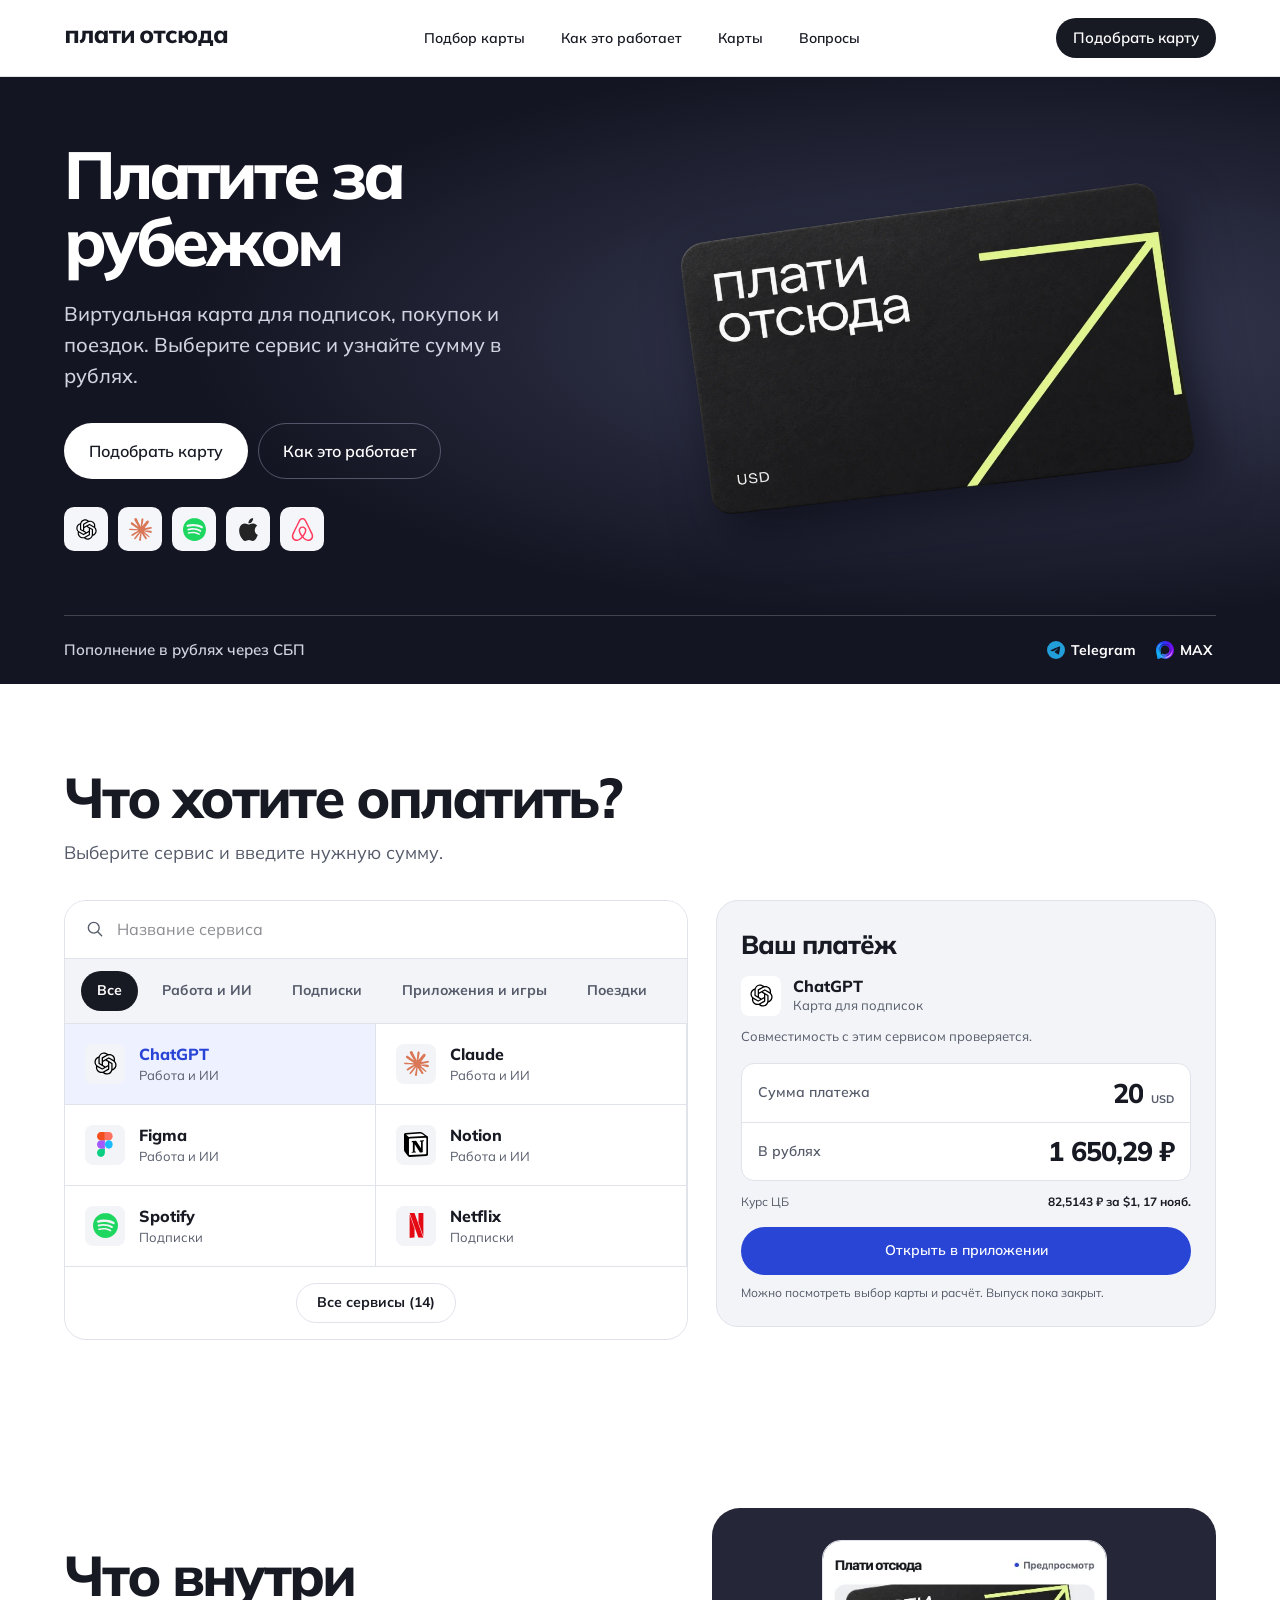
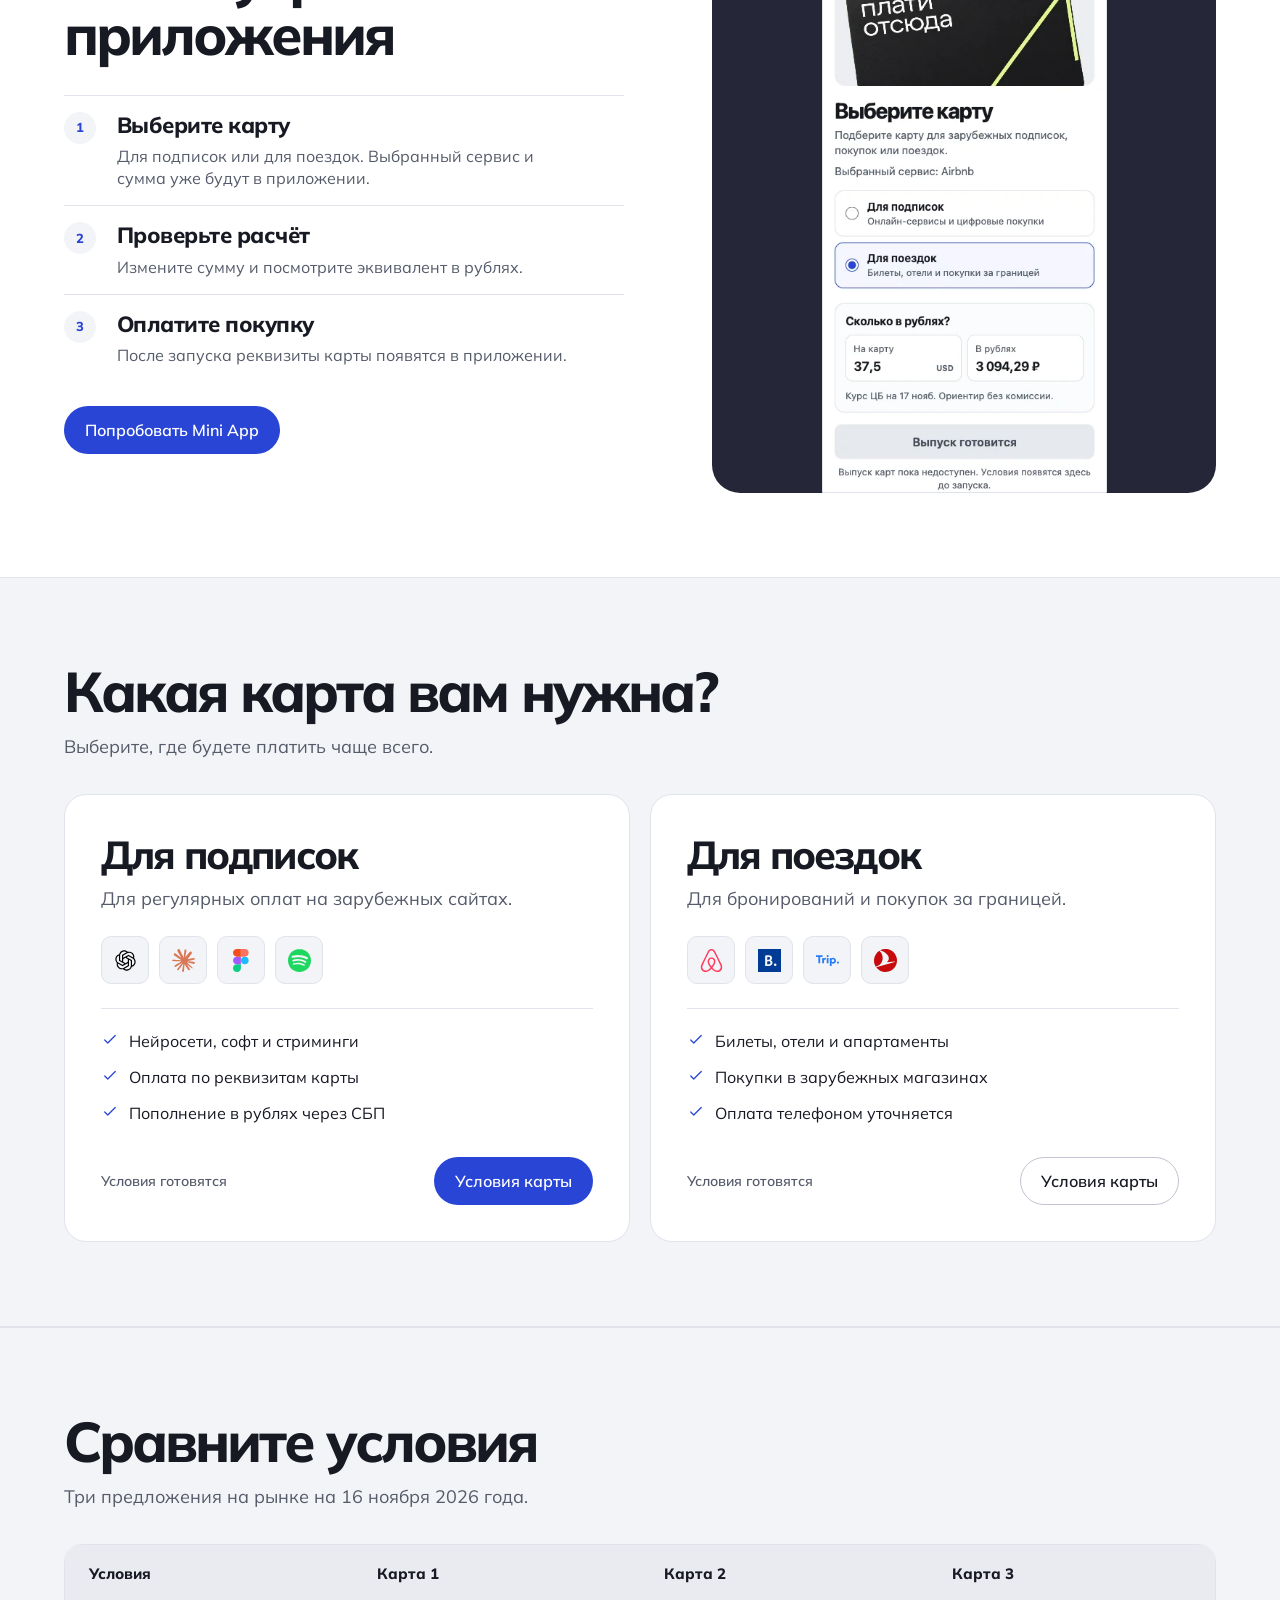
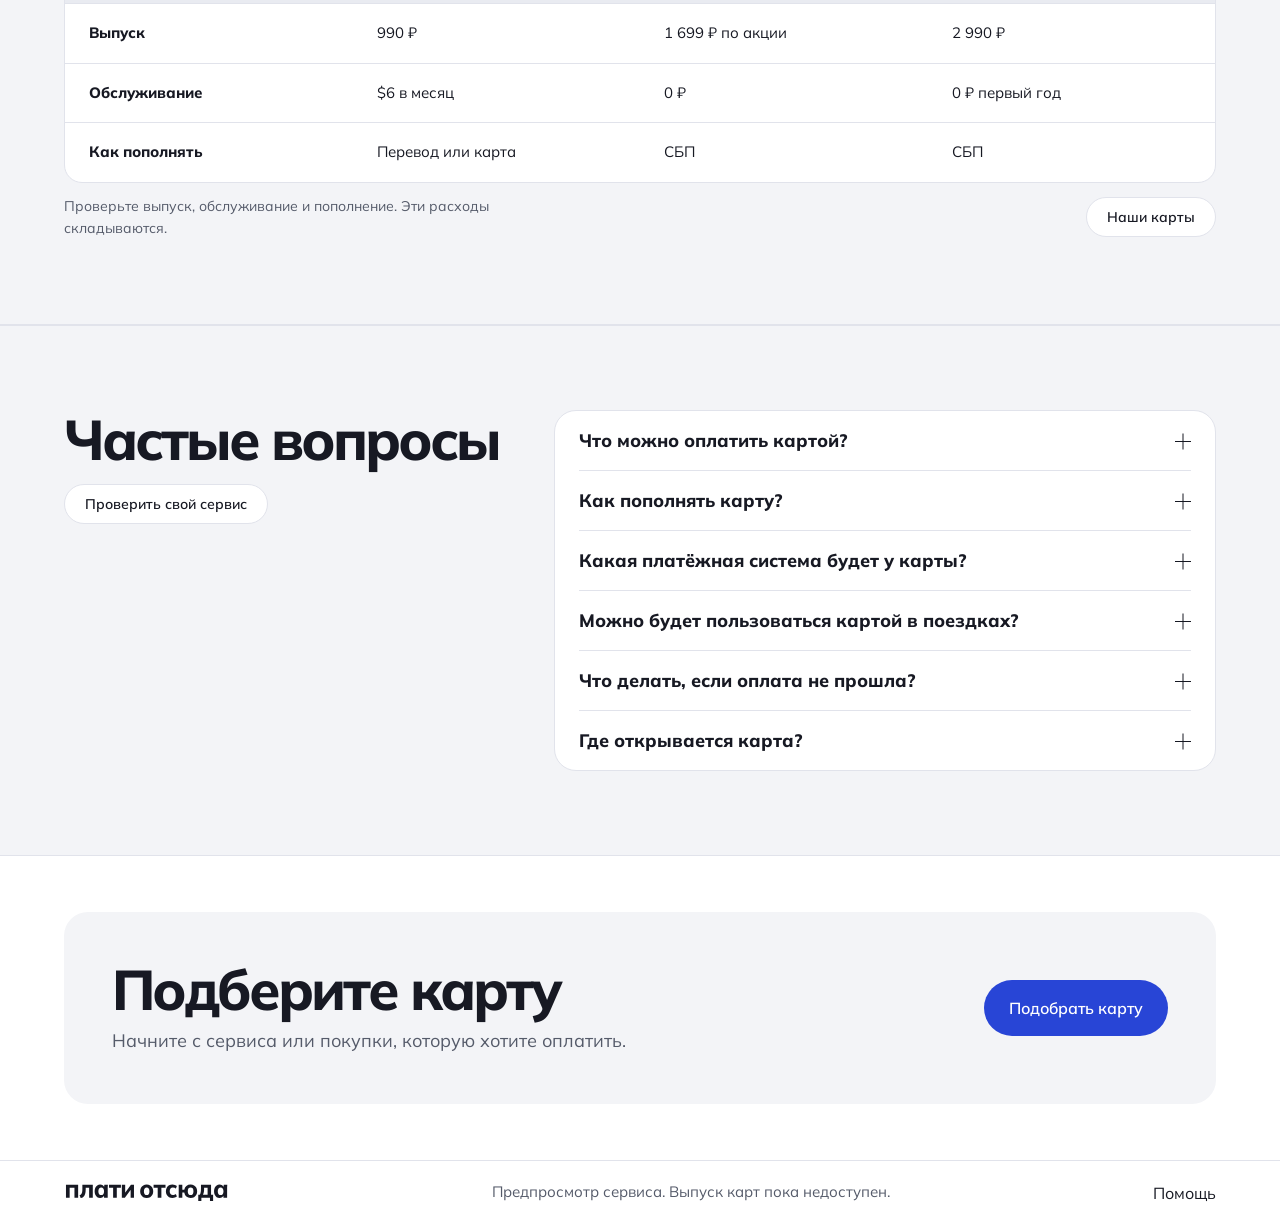
<file: index.html>
<!doctype html>
<html lang="ru">
<head>
  <meta charset="UTF-8">
  <meta name="viewport" content="width=device-width, initial-scale=1">
  <meta name="theme-color" content="#ffffff">
  <meta name="description" content="Плати отсюда — виртуальные карты для оплаты зарубежных сервисов, покупок и поездок.">
  <link rel="icon" href="./favicon.svg" type="image/svg+xml">
  <title>Плати отсюда — карты для оплаты за рубежом</title>
  <script type="module" crossorigin src="./assets/index-C0nkRocC.js"></script>
  <link rel="stylesheet" crossorigin href="./assets/index-5Vh5V3Q9.css">
</head>
<body>
  <a class="skip-link" href="#main">К содержанию</a>
  <div id="site"></div>
</body>
</html>
</file>
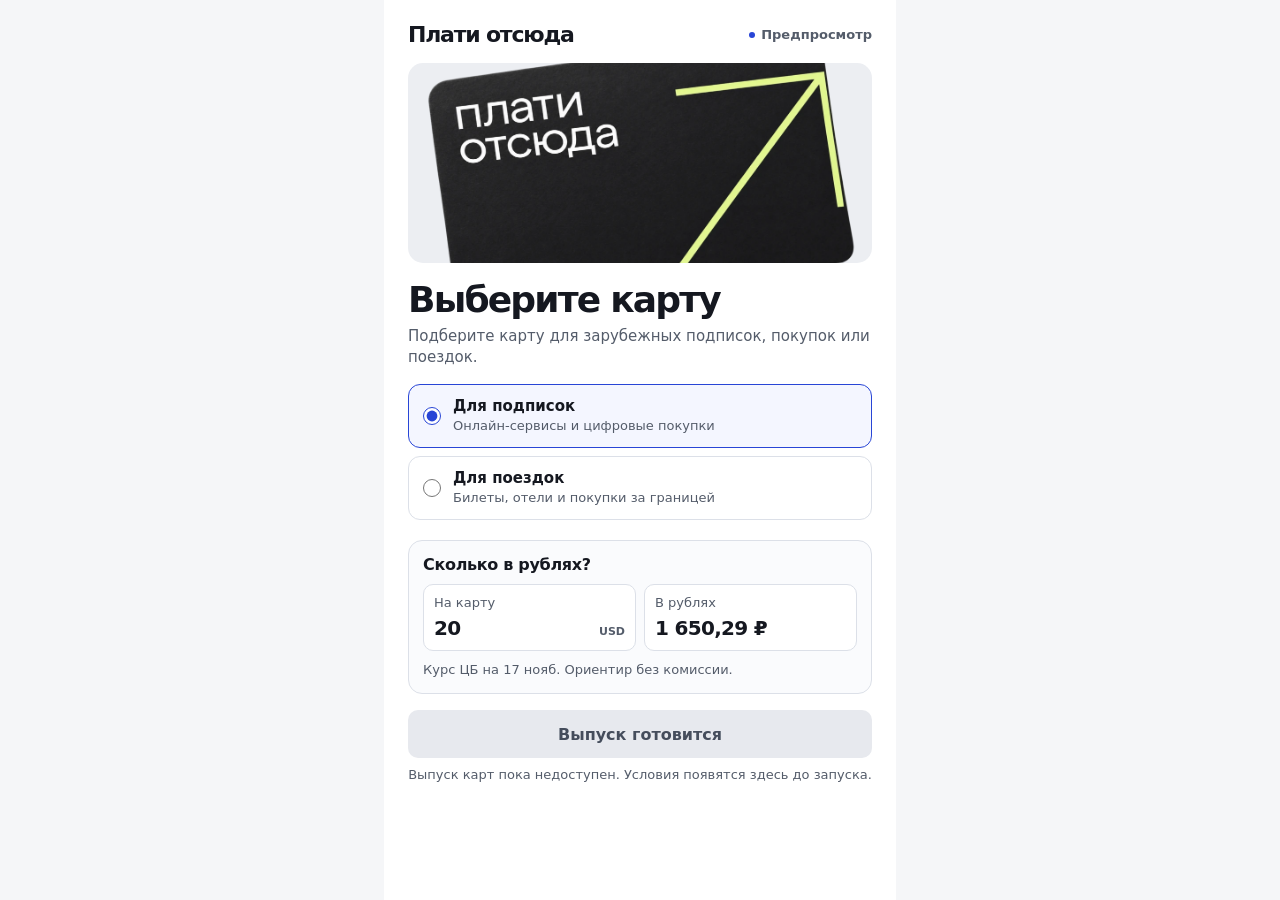
<file: app/index.html>
<!doctype html>
<html lang="ru">
<head>
  <meta charset="utf-8">
  <meta name="viewport" content="width=device-width, initial-scale=1, viewport-fit=cover">
  <meta name="theme-color" content="#ffffff">
  <meta name="robots" content="noindex">
  <title>Плати отсюда — выбор карты</title>
  <link rel="stylesheet" href="./app.css">
  <script src="https://telegram.org/js/telegram-web-app.js?65" defer></script>
  <script src="./app.js" defer></script>
</head>
<body>
  <main class="app">
    <header class="app-header">
      <p class="wordmark">Плати отсюда</p>
      <p class="app-status"><span></span>Предпросмотр</p>
    </header>

    <section class="intro" aria-labelledby="app-title">
      <img class="card-preview" src="../card-isolated.webp" width="1050" height="657" alt="Графитовая виртуальная карта «Плати отсюда»">
      <h1 id="app-title">Выберите карту</h1>
      <p>Подберите карту для зарубежных подписок, покупок или поездок.</p>
      <p id="selected-purchase" hidden></p>
    </section>

    <fieldset class="plan-picker">
      <legend class="sr-only">Назначение карты</legend>
      <label class="plan">
        <input type="radio" name="plan" value="online" checked>
        <span>
          <strong>Для подписок</strong>
          <small>Онлайн-сервисы и цифровые покупки</small>
        </span>
      </label>
      <label class="plan">
        <input type="radio" name="plan" value="travel">
        <span>
          <strong>Для поездок</strong>
          <small>Билеты, отели и покупки за границей</small>
        </span>
      </label>
    </fieldset>

    <section class="estimate" aria-labelledby="estimate-title">
      <h2 id="estimate-title">Сколько в рублях?</h2>
      <div class="estimate-values">
        <label class="estimate-value" for="amount">
          <span>На карту</span>
          <span class="amount-row">
            <input id="amount" type="text" inputmode="decimal" value="20" maxlength="11" autocomplete="off" aria-describedby="calc-note calc-error">
            <span class="currency" aria-label="доллары США">USD</span>
          </span>
        </label>
        <div class="estimate-value result">
          <label for="estimate-result">В рублях</label>
          <output id="estimate-result" for="amount" aria-live="polite">—</output>
        </div>
      </div>
      <p class="calc-error" id="calc-error" hidden>Введите сумму от 0,01 до 9 999,99 доллара.</p>
      <p class="calc-note" id="calc-note"><span id="reference-rate">Курс ЦБ</span>. Ориентир без комиссии.</p>
    </section>

    <footer class="app-footer">
      <button type="button" disabled aria-describedby="availability">Выпуск готовится</button>
      <p id="availability">Выпуск карт пока недоступен. Условия появятся здесь до запуска.</p>
    </footer>
  </main>
</body>
</html>
</file>
<file: assets/index-5Vh5V3Q9.css>
@font-face{font-family:Mulish Variable;font-style:normal;font-display:swap;font-weight:200 1000;src:url(./mulish-cyrillic-ext-wght-normal-B3XMVzw1.woff2)format("woff2-variations");unicode-range:U+460-52F,U+1C80-1C8A,U+20B4,U+2DE0-2DFF,U+A640-A69F,U+FE2E-FE2F}@font-face{font-family:Mulish Variable;font-style:normal;font-display:swap;font-weight:200 1000;src:url(./mulish-cyrillic-wght-normal-Cxxi75Cn.woff2)format("woff2-variations");unicode-range:U+301,U+400-45F,U+490-491,U+4B0-4B1,U+2116}@font-face{font-family:Mulish Variable;font-style:normal;font-display:swap;font-weight:200 1000;src:url(./mulish-vietnamese-wght-normal-CiTUBHt1.woff2)format("woff2-variations");unicode-range:U+102-103,U+110-111,U+128-129,U+168-169,U+1A0-1A1,U+1AF-1B0,U+300-301,U+303-304,U+308-309,U+323,U+329,U+1EA0-1EF9,U+20AB}@font-face{font-family:Mulish Variable;font-style:normal;font-display:swap;font-weight:200 1000;src:url(./mulish-latin-ext-wght-normal-BHZ6ODhS.woff2)format("woff2-variations");unicode-range:U+100-2BA,U+2BD-2C5,U+2C7-2CC,U+2CE-2D7,U+2DD-2FF,U+304,U+308,U+329,U+1D00-1DBF,U+1E00-1E9F,U+1EF2-1EFF,U+2020,U+20A0-20AB,U+20AD-20C0,U+2113,U+2C60-2C7F,U+A720-A7FF}@font-face{font-family:Mulish Variable;font-style:normal;font-display:swap;font-weight:200 1000;src:url(./mulish-latin-wght-normal-WL5YNY-W.woff2)format("woff2-variations");unicode-range:U+??,U+131,U+152-153,U+2BB-2BC,U+2C6,U+2DA,U+2DC,U+304,U+308,U+329,U+2000-206F,U+20AC,U+2122,U+2191,U+2193,U+2212,U+2215,U+FEFF,U+FFFD}@layer properties{@supports (((-webkit-hyphens:none)) and (not (margin-trim:block))) or ((-moz-orient:inline) and (not (color:rgb(from red r g b)))){*,:before,:after,::backdrop{--tw-rotate-x:initial;--tw-rotate-y:initial;--tw-rotate-z:initial;--tw-skew-x:initial;--tw-skew-y:initial;--tw-blur:initial;--tw-brightness:initial;--tw-contrast:initial;--tw-grayscale:initial;--tw-hue-rotate:initial;--tw-invert:initial;--tw-opacity:initial;--tw-saturate:initial;--tw-sepia:initial;--tw-drop-shadow:initial;--tw-drop-shadow-color:initial;--tw-drop-shadow-alpha:100%;--tw-drop-shadow-size:initial;--tw-outline-style:solid;--tw-duration:initial;--tw-border-style:solid;--tw-font-weight:initial;--tw-leading:initial;--tw-tracking:initial;--tw-ordinal:initial;--tw-slashed-zero:initial;--tw-numeric-figure:initial;--tw-numeric-spacing:initial;--tw-numeric-fraction:initial}}}@layer theme{:root,:host{--font-sans:"Mulish Variable", "Segoe UI", sans-serif;--font-mono:ui-monospace, SFMono-Regular, Menlo, Monaco, Consolas, "Liberation Mono", "Courier New", monospace;--color-white:#fff;--spacing:.25rem;--text-sm:.875rem;--text-sm--line-height:calc(1.25 / .875);--text-3xl:1.875rem;--text-3xl--line-height:calc(2.25 / 1.875);--font-weight-medium:500;--font-weight-semibold:600;--font-weight-bold:700;--font-weight-extrabold:800;--tracking-normal:0em;--leading-tight:1.25;--leading-snug:1.375;--leading-relaxed:1.625;--radius-md:.375rem;--radius-lg:.5rem;--radius-xl:.75rem;--default-transition-duration:.15s;--default-transition-timing-function:cubic-bezier(.4, 0, .2, 1);--default-font-family:var(--font-sans);--default-mono-font-family:var(--font-mono);--color-paper:#fff;--color-ink:#171923;--color-muted:#555b6a;--color-line:#e1e3eb;--color-brand:#2845d6;--color-deep:#171923;--color-panel:#f3f4f7}}@layer base{*,:after,:before,::backdrop{box-sizing:border-box;border:0 solid;margin:0;padding:0}::file-selector-button{box-sizing:border-box;border:0 solid;margin:0;padding:0}html,:host{-webkit-text-size-adjust:100%;tab-size:4;line-height:1.5;font-family:var(--default-font-family,-apple-system, BlinkMacSystemFont, "Segoe UI", Roboto, "Helvetica Neue", "Noto Sans", Arial, sans-serif, "Apple Color Emoji", "Segoe UI Emoji", "Segoe UI Symbol", "Noto Color Emoji");font-feature-settings:var(--default-font-feature-settings,normal);font-variation-settings:var(--default-font-variation-settings,normal);-webkit-tap-highlight-color:transparent}hr{height:0;color:inherit;border-top-width:1px}abbr:where([title]){-webkit-text-decoration:underline dotted;text-decoration:underline dotted}h1,h2,h3,h4,h5,h6{font-size:inherit;font-weight:inherit}a{color:inherit;-webkit-text-decoration:inherit;-webkit-text-decoration:inherit;-webkit-text-decoration:inherit;-webkit-text-decoration:inherit;text-decoration:inherit}b,strong{font-weight:bolder}code,kbd,samp,pre{font-family:var(--default-mono-font-family,ui-monospace, SFMono-Regular, Menlo, Monaco, Consolas, "Liberation Mono", "Courier New", monospace);font-feature-settings:var(--default-mono-font-feature-settings,normal);font-variation-settings:var(--default-mono-font-variation-settings,normal);font-size:1em}small{font-size:80%}sub,sup{vertical-align:baseline;font-size:75%;line-height:0;position:relative}sub{bottom:-.25em}sup{top:-.5em}table{text-indent:0;border-color:inherit;border-collapse:collapse}:-moz-focusring:where(:not(iframe)){outline:auto}progress{vertical-align:baseline}summary{display:list-item}ol,ul,menu{list-style:none}img,svg,video,canvas,audio,iframe,embed,object{vertical-align:middle;display:block}img,video{max-width:100%;height:auto}button,input,select,optgroup,textarea{font:inherit;font-feature-settings:inherit;font-variation-settings:inherit;letter-spacing:inherit;color:inherit;opacity:1;background-color:#0000;border-radius:0}::file-selector-button{font:inherit;font-feature-settings:inherit;font-variation-settings:inherit;letter-spacing:inherit;color:inherit;opacity:1;background-color:#0000;border-radius:0}:where(select:is([multiple],[size])) optgroup{font-weight:bolder}:where(select:is([multiple],[size])) optgroup option{padding-inline-start:20px}::file-selector-button{margin-inline-end:4px}::placeholder{opacity:1}@supports (not ((-webkit-appearance:-apple-pay-button))) or (contain-intrinsic-size:1px){::placeholder{color:currentColor}@supports (color:color-mix(in lab, red, red)){::placeholder{color:color-mix(in oklab, currentcolor 50%, transparent)}}}textarea{resize:vertical}::-webkit-search-decoration{-webkit-appearance:none}::-webkit-date-and-time-value{min-height:1lh;text-align:inherit}::-webkit-datetime-edit{display:inline-flex}::-webkit-datetime-edit-fields-wrapper{padding:0}::-webkit-datetime-edit{padding-block:0}::-webkit-datetime-edit-year-field{padding-block:0}::-webkit-datetime-edit-month-field{padding-block:0}::-webkit-datetime-edit-day-field{padding-block:0}::-webkit-datetime-edit-hour-field{padding-block:0}::-webkit-datetime-edit-minute-field{padding-block:0}::-webkit-datetime-edit-second-field{padding-block:0}::-webkit-datetime-edit-millisecond-field{padding-block:0}::-webkit-datetime-edit-meridiem-field{padding-block:0}::-webkit-calendar-picker-indicator{line-height:1}:-moz-ui-invalid{box-shadow:none}button,input:where([type=button],[type=reset],[type=submit]){appearance:button}::file-selector-button{appearance:button}::-webkit-inner-spin-button{height:auto}::-webkit-outer-spin-button{height:auto}[hidden]:where(:not([hidden=until-found])){display:none!important}html{scroll-padding-top:5.5rem}body{background-color:var(--color-paper);min-height:100dvh;font-family:var(--font-sans);color:var(--color-ink);-webkit-font-smoothing:antialiased;-moz-osx-font-smoothing:grayscale}button{cursor:pointer}:focus-visible{outline-style:var(--tw-outline-style);outline-offset:2px;outline-width:2px;outline-color:var(--color-brand)}html[data-input=pointer] :focus-visible{outline:none}a,button{transition-property:color,background-color,border-color,outline-color,text-decoration-color,fill,stroke,--tw-gradient-from,--tw-gradient-via,--tw-gradient-to;transition-timing-function:var(--tw-ease,var(--default-transition-timing-function));transition-duration:var(--tw-duration,var(--default-transition-duration));--tw-duration:.15s;transition-duration:.15s}@media (prefers-reduced-motion:reduce){a,button{transition-property:none}}svg{flex-shrink:0}[hidden]{display:none!important}}@layer components{.wrap{width:calc(100% - 2.5rem);max-width:1440px;margin-inline:auto}@media (width>=40rem){.wrap{width:calc(100% - 5rem)}}@media (width>=80rem){.wrap{width:calc(100% - 8rem)}}.skip-link{clip-path:inset(50%);white-space:nowrap;border-width:0;width:1px;height:1px;margin:-1px;padding:0;position:absolute;overflow:hidden}.skip-link:focus{clip-path:none;white-space:normal;z-index:40;background-color:var(--color-brand);width:auto;height:auto;padding:0;padding-inline:calc(var(--spacing) * 4);padding-block:calc(var(--spacing) * 3);margin:0;position:fixed;overflow:visible}.site-head{z-index:20;border-bottom-style:var(--tw-border-style);border-bottom-width:1px;border-color:var(--color-line);background-color:var(--color-paper);position:sticky;top:0}.head-row{justify-content:space-between;align-items:center;gap:calc(var(--spacing) * 4);min-height:68px;display:flex}@media (width>=48rem){.head-row{min-height:76px}}.wordmark{flex-shrink:0;align-items:center;display:inline-flex}.wordmark img{width:132px;height:auto;display:block}@media (width>=40rem){.wordmark img{width:164px}}.site-head nav{align-items:center;gap:calc(var(--spacing) * 6);--tw-font-weight:var(--font-weight-semibold);font-size:14px;font-weight:var(--font-weight-semibold);display:none}@media (width>=64rem){.site-head nav{display:flex}}@media (width>=80rem){.site-head nav{gap:calc(var(--spacing) * 9)}}@media (hover:hover){:is(.site-head nav a,.site-footer a):hover{color:#2845d6}}.btn{min-height:calc(var(--spacing) * 12);justify-content:center;align-items:center;gap:calc(var(--spacing) * 3);border-style:var(--tw-border-style);padding-inline:calc(var(--spacing) * 4);padding-block:calc(var(--spacing) * 2.5);--tw-leading:var(--leading-tight);font-size:16px;line-height:var(--leading-tight);--tw-font-weight:var(--font-weight-semibold);font-weight:var(--font-weight-semibold);border-width:1px;border-color:#0000;border-radius:2147483647px;display:inline-flex}@media (width>=40rem){.btn{padding-inline:calc(var(--spacing) * 5)}}.btn-dark{background-color:var(--color-deep);color:var(--color-white)}@media (hover:hover){.btn-dark:hover{background-color:#2b3041}}.btn-primary{background-color:var(--color-brand);color:var(--color-white)}@media (hover:hover){.btn-primary:hover{background-color:#1f38bd}}.btn-outline{color:var(--color-deep);background-color:#0000;border-color:#c0c5d1}@media (hover:hover){.btn-outline:hover{background-color:var(--color-paper)}}.btn-secondary{border-color:var(--color-line);background-color:var(--color-white);color:var(--color-deep)}@media (hover:hover){.btn-secondary:hover{background-color:var(--color-panel)}}.btn-secondary:active{background-color:var(--color-line)}.head-cta{min-height:calc(var(--spacing) * 10);padding-inline:calc(var(--spacing) * 3);font-size:14px}@media (width>=40rem){.head-cta{padding-inline:calc(var(--spacing) * 4);font-size:15px}}.hero{color:var(--color-white);background-color:#141522;background-image:radial-gradient(at 78% 43%,#393c56 0%,#0000 58%);overflow:hidden}.hero-layout{gap:calc(var(--spacing) * 6);padding-top:calc(var(--spacing) * 10);padding-bottom:calc(var(--spacing) * 5);display:grid}@media (width>=620px){.hero-layout{align-items:center;gap:calc(var(--spacing) * 4);padding-block:calc(var(--spacing) * 12);grid-template-columns:1fr 1.03fr}}@media (width>=64rem){.hero-layout{gap:calc(var(--spacing) * 12);padding-block:58px}}@media (width>=80rem){.hero-layout{padding-block:64px}}.hero-copy{z-index:10;min-width:0;position:relative}.hero h1{--tw-leading:1;--tw-font-weight:var(--font-weight-extrabold);max-width:12ch;font-size:clamp(36px,9.3vw,62px);line-height:1;font-weight:var(--font-weight-extrabold);--tw-tracking:-.063em;letter-spacing:-.063em}@media (width>=620px){.hero h1{font-size:clamp(34px,5.2vw,79px)}}.hero h1{text-wrap:balance}.hero-copy>p{margin-top:calc(var(--spacing) * 4);--tw-leading:1.55;--tw-font-weight:var(--font-weight-medium);max-width:37ch;font-size:15px;line-height:1.55;font-weight:var(--font-weight-medium);color:#d1d3e1}@media (width>=40rem){.hero-copy>p{font-size:16px}}@media (width>=64rem){.hero-copy>p{margin-top:calc(var(--spacing) * 6);font-size:20px}}.hero-actions{margin-top:calc(var(--spacing) * 5);align-items:center;gap:calc(var(--spacing) * 2.5);flex-wrap:wrap;display:flex}@media (width>=64rem){.hero-actions{margin-top:calc(var(--spacing) * 8)}}.hero-actions .btn,.final-section .btn{min-height:47px;padding-inline:calc(var(--spacing) * 4);font-size:14px}@media (width>=64rem){.hero-actions .btn,.final-section .btn{min-height:calc(var(--spacing) * 14);padding-inline:calc(var(--spacing) * 6);font-size:16px}}.hero-actions .btn-primary{background-color:var(--color-white);color:var(--color-ink)}@media (hover:hover){.hero-actions .btn-primary:hover{background-color:#e4e7f3}}.hero-actions .btn-secondary{color:var(--color-white);background-color:#0000;border-color:#a6acc76b}@media (hover:hover){.hero-actions .btn-secondary:hover{background-color:#ffffff1a}@supports (color:color-mix(in lab, red, red)){.hero-actions .btn-secondary:hover{background-color:color-mix(in oklab, var(--color-white) 10%, transparent)}}}.hero-services{margin-top:calc(var(--spacing) * 5);gap:calc(var(--spacing) * 2.5);flex-wrap:wrap;display:flex}@media (width>=64rem){.hero-services{margin-top:calc(var(--spacing) * 7)}}.hero-services button{width:39px;height:39px;color:var(--color-ink);background-color:#f5f6fa;border-radius:10px;place-items:center;display:grid}@media (hover:hover){.hero-services button:hover{background-color:var(--color-white)}}@media (width>=64rem){.hero-services button{width:calc(var(--spacing) * 11);height:calc(var(--spacing) * 11)}}.hero-services img{width:calc(var(--spacing) * 5);height:calc(var(--spacing) * 5);object-fit:contain}@media (width>=64rem){.hero-services img{width:23px;height:23px}}.hero-media{justify-content:center;align-items:center;min-width:0;display:flex;position:relative}@media (width>=620px){.hero-media{align-self:center}}.hero-picture{object-fit:contain;filter:drop-shadow(14px 20px 25px #080912a3);width:100%;max-width:720px;display:block}.hero-footer{justify-content:space-between;align-items:center;column-gap:calc(var(--spacing) * 5);row-gap:var(--spacing);border-top-style:var(--tw-border-style);border-color:#fff3;border-top-width:1px;flex-wrap:wrap;display:flex}@supports (color:color-mix(in lab, red, red)){.hero-footer{border-color:color-mix(in oklab, var(--color-white) 20%, transparent)}}.hero-footer{padding-block:calc(var(--spacing) * 2.5);color:#d1d3e1}@media (width>=64rem){.hero-footer{padding-block:calc(var(--spacing) * 3.5)}}.hero-footer p{--tw-font-weight:var(--font-weight-semibold);font-size:13px;font-weight:var(--font-weight-semibold)}@media (width>=64rem){.hero-footer p{font-size:15px}}.hero-channels{align-items:center;gap:calc(var(--spacing) * 3);--tw-font-weight:var(--font-weight-bold);font-size:13px;font-weight:var(--font-weight-bold);color:var(--color-white);flex-wrap:wrap;display:flex}@media (width>=40rem){.hero-channels{font-size:14px}}.hero-channels button{min-height:calc(var(--spacing) * 10);align-items:center;gap:calc(var(--spacing) * 1.5);padding-inline:var(--spacing);display:inline-flex}@media (hover:hover){.hero-channels button:hover{color:#d1d3e1}}.hero-channels img{object-fit:contain;width:18px;height:18px}img[src$="/openai.svg"]{scale:1.35}.section{padding-block:calc(var(--spacing) * 12)}@media (width>=40rem){.section{padding-block:calc(var(--spacing) * 16)}}@media (width>=64rem){.section{padding-block:84px}}.section-head{margin-bottom:calc(var(--spacing) * 6);gap:calc(var(--spacing) * 3);flex-direction:column;display:flex}@media (width>=40rem){.section-head{margin-bottom:calc(var(--spacing) * 8)}}.section-head p,.final-section p{--tw-leading:var(--leading-relaxed);max-width:48ch;font-size:16px;line-height:var(--leading-relaxed);color:var(--color-muted)}@media (width>=40rem){.section-head p,.final-section p{font-size:18px}}.section h2,.final-section h2{--tw-leading:1.04;--tw-font-weight:var(--font-weight-extrabold);font-size:clamp(33px,5vw,56px);line-height:1.04;font-weight:var(--font-weight-extrabold);--tw-tracking:-.053em;letter-spacing:-.053em}.payment-flow{align-items:flex-start;gap:calc(var(--spacing) * 4);display:grid}@media (width>=48rem){.payment-flow{grid-template-columns:1.25fr 1fr}}@media (width>=64rem){.payment-flow{gap:calc(var(--spacing) * 7)}}.search-field{align-items:center;gap:calc(var(--spacing) * 3);border-bottom-style:var(--tw-border-style);border-bottom-width:1px;border-color:var(--color-line);background-color:var(--color-white);min-height:58px;padding-inline:calc(var(--spacing) * 4);color:var(--color-muted);display:flex}.search-field:focus-within{background-color:var(--color-panel)}@media (width>=40rem){.search-field{padding-inline:calc(var(--spacing) * 5)}}.search-field svg{width:calc(var(--spacing) * 5);height:calc(var(--spacing) * 5)}.search-field input{width:100%;min-width:0;color:var(--color-ink);--tw-outline-style:none;background-color:#0000;outline-style:none;font-size:16px}.search-field input:focus-visible{outline:none}.catalog-panel{border-style:var(--tw-border-style);border-width:1px;border-color:var(--color-line);background-color:var(--color-white);border-radius:22px;overflow:hidden}.filters,.compare-controls{gap:calc(var(--spacing) * 1.5);padding:calc(var(--spacing) * 2.5);flex-wrap:wrap;display:flex}@media (width>=40rem){.filters,.compare-controls{gap:calc(var(--spacing) * 2);padding-inline:calc(var(--spacing) * 4);padding-block:calc(var(--spacing) * 3)}}.filters{border-bottom-style:var(--tw-border-style);border-bottom-width:1px;border-color:var(--color-line);background-color:var(--color-panel)}.filters button,.compare-controls button{min-height:calc(var(--spacing) * 10);padding-inline:calc(var(--spacing) * 3.5);--tw-font-weight:var(--font-weight-bold);font-size:13px;font-weight:var(--font-weight-bold);color:var(--color-muted);border-radius:2147483647px}@media (hover:hover){:is(.filters button,.compare-controls button):hover{background-color:var(--color-white)}}@media (width>=40rem){.filters button,.compare-controls button{padding-inline:calc(var(--spacing) * 4);font-size:14px}}.filters button[aria-pressed=true],.compare-controls button[aria-pressed=true]{background-color:var(--color-deep);color:var(--color-white)}.service-results{display:grid}@media (width>=370px){.service-results{grid-template-columns:repeat(2,minmax(0,1fr))}}.service-card{align-items:center;gap:calc(var(--spacing) * 2);border-right-style:var(--tw-border-style);border-right-width:1px;border-bottom-style:var(--tw-border-style);border-bottom-width:1px;border-color:var(--color-line);min-width:0;min-height:68px;padding-inline:calc(var(--spacing) * 3);padding-block:calc(var(--spacing) * 2.5);text-align:left;display:flex}@media (hover:hover){.service-card:hover{background-color:var(--color-panel)}}@media (width>=40rem){.service-card{gap:calc(var(--spacing) * 3.5);min-height:81px;padding-inline:calc(var(--spacing) * 5)}}.service-card:focus-visible{outline-offset:calc(2px * -1)}.service-card[aria-pressed=true]{color:var(--color-brand);background-color:#eef1ff}.service-icon{width:calc(var(--spacing) * 8);height:calc(var(--spacing) * 8);border-radius:var(--radius-lg);background-color:var(--color-panel);flex-shrink:0;place-items:center;display:grid}@media (width>=40rem){.service-icon{width:calc(var(--spacing) * 10);height:calc(var(--spacing) * 10)}}.service-icon img{object-fit:contain;width:21px;height:21px}@media (width>=40rem){.service-icon img{width:25px;height:25px}}.service-card strong{--tw-leading:var(--leading-snug);font-size:13px;line-height:var(--leading-snug);--tw-font-weight:var(--font-weight-extrabold);font-weight:var(--font-weight-extrabold);display:block}@media (width>=40rem){.service-card strong{font-size:16px}}.service-card strong{overflow-wrap:anywhere}.service-card small{margin-top:calc(var(--spacing) * .5);--tw-leading:var(--leading-snug);font-size:11px;line-height:var(--leading-snug);color:var(--color-muted);display:block}@media (width>=40rem){.service-card small{font-size:13px}}.catalog-more{padding-inline:calc(var(--spacing) * 4);padding-block:calc(var(--spacing) * 3);justify-content:center;display:flex}@media (width>=40rem){.catalog-more{padding-block:calc(var(--spacing) * 4)}}.catalog-more:has(button[hidden]){display:none}.catalog-more button{min-height:calc(var(--spacing) * 10);--tw-font-weight:var(--font-weight-bold);font-size:14px;font-weight:var(--font-weight-bold)}.empty-state{padding:calc(var(--spacing) * 4);color:var(--color-muted)}@media (width>=40rem){.empty-state{padding:calc(var(--spacing) * 6)}}.cards-section{border-block-style:var(--tw-border-style);border-block-width:1px;border-color:var(--color-line);background-color:var(--color-panel)}.plan-grid{gap:calc(var(--spacing) * 3.5);display:grid}@media (width>=48rem){.plan-grid{gap:calc(var(--spacing) * 5);grid-template-columns:repeat(2,minmax(0,1fr))}}.plan-card{border-style:var(--tw-border-style);border-width:1px;border-color:var(--color-line);background-color:var(--color-white);padding:calc(var(--spacing) * 5);border-radius:22px;flex-direction:column;display:flex}@media (width>=40rem){.plan-card{padding:calc(var(--spacing) * 7)}}@media (width>=64rem){.plan-card{padding:calc(var(--spacing) * 9)}}.plan-card h3{--tw-leading:var(--leading-tight);font-size:clamp(28px,4vw,39px);line-height:var(--leading-tight);--tw-font-weight:var(--font-weight-extrabold);font-weight:var(--font-weight-extrabold);--tw-tracking:-.047em;letter-spacing:-.047em}.plan-card p{margin-top:calc(var(--spacing) * 2);--tw-leading:var(--leading-snug);font-size:16px;line-height:var(--leading-snug);color:var(--color-muted)}@media (width>=40rem){.plan-card p{font-size:18px}}.plan-brands{margin-block:calc(var(--spacing) * 4);align-items:center;gap:calc(var(--spacing) * 2.5);flex-wrap:wrap;display:flex}@media (width>=40rem){.plan-brands{margin-block:calc(var(--spacing) * 6)}}.plan-brands button{width:calc(var(--spacing) * 10);height:calc(var(--spacing) * 10);border-style:var(--tw-border-style);border-width:1px;border-color:var(--color-line);background-color:var(--color-panel);border-radius:10px;place-items:center;display:grid}@media (hover:hover){.plan-brands button:hover{border-color:var(--color-brand)}}@media (width>=40rem){.plan-brands button{width:calc(var(--spacing) * 12);height:calc(var(--spacing) * 12)}}.plan-brands img{width:calc(var(--spacing) * 5);height:calc(var(--spacing) * 5);object-fit:contain}@media (width>=40rem){.plan-brands img{width:23px;height:23px}}.plan-features{gap:calc(var(--spacing) * 3);border-top-style:var(--tw-border-style);border-top-width:1px;border-color:var(--color-line);padding-top:calc(var(--spacing) * 4);flex-direction:column;font-size:15px;display:flex}@media (width>=40rem){.plan-features{padding-top:calc(var(--spacing) * 5);font-size:16px}}.plan-features li{align-items:flex-start;gap:calc(var(--spacing) * 2.5);display:flex}.plan-features li svg{margin-top:calc(var(--spacing) * .5);width:18px;height:18px;color:var(--color-brand)}.plan-action{justify-content:space-between;align-items:center;gap:calc(var(--spacing) * 3);padding-top:calc(var(--spacing) * 6);flex-wrap:wrap;margin-top:auto;display:flex}@media (width>=40rem){.plan-action{padding-top:calc(var(--spacing) * 8)}}.plan-action>span{--tw-font-weight:var(--font-weight-semibold);font-size:13px;font-weight:var(--font-weight-semibold);color:var(--color-muted)}@media (width>=40rem){.plan-action>span{font-size:14px}}.payment-summary{border-style:var(--tw-border-style);border-width:1px;border-color:var(--color-line);background-color:var(--color-panel);padding:calc(var(--spacing) * 4);border-radius:22px;overflow:hidden}@media (width>=40rem){.payment-summary{padding:calc(var(--spacing) * 5)}}@media (width>=64rem){.payment-summary{padding:calc(var(--spacing) * 6)}}.payment-summary:focus{outline:none}.payment-summary h3{margin-bottom:calc(var(--spacing) * 3);--tw-font-weight:var(--font-weight-extrabold);font-size:23px;font-weight:var(--font-weight-extrabold);--tw-tracking:-.04em;letter-spacing:-.04em}@media (width>=40rem){.payment-summary h3{font-size:26px}}.selection-header{align-items:center;gap:calc(var(--spacing) * 3);display:flex}.selection-header .service-icon{width:calc(var(--spacing) * 10);height:calc(var(--spacing) * 10);background-color:var(--color-white)}.selection-header strong{--tw-leading:var(--leading-tight);font-size:16px;line-height:var(--leading-tight);--tw-font-weight:var(--font-weight-extrabold);font-weight:var(--font-weight-extrabold);display:block}.selection-header small{color:var(--color-muted);font-size:13px;display:block}.selection-status{margin-top:calc(var(--spacing) * 2.5);margin-bottom:calc(var(--spacing) * 4);--tw-leading:var(--leading-relaxed);font-size:13px;line-height:var(--leading-relaxed);color:var(--color-muted)}.estimate-fields{border-style:var(--tw-border-style);border-width:1px;border-color:var(--color-line);background-color:var(--color-white);border-radius:13px;display:grid;overflow:hidden}.estimate-field{align-items:center;gap:calc(var(--spacing) * 2);min-width:0;min-height:58px;padding-inline:calc(var(--spacing) * 3);padding-block:calc(var(--spacing) * 2.5);--tw-font-weight:var(--font-weight-semibold);font-size:13px;font-weight:var(--font-weight-semibold);color:var(--color-muted);grid-template-columns:minmax(94px,1fr) minmax(0,1fr);display:grid}.estimate-field:focus-within{background-color:var(--color-panel)}@media (width>=64rem){.estimate-field{padding-inline:calc(var(--spacing) * 4);font-size:14px}}.estimate-field+.estimate-field{border-top-style:var(--tw-border-style);border-top-width:1px;border-color:var(--color-line)}.estimate-field .amount{justify-content:flex-end;align-items:baseline;gap:calc(var(--spacing) * 2);--tw-leading:1;--tw-font-weight:var(--font-weight-extrabold);min-width:0;font-size:clamp(19px,5.5vw,27px);line-height:1;font-weight:var(--font-weight-extrabold);--tw-tracking:-.035em;letter-spacing:-.035em;white-space:nowrap;color:var(--color-ink);--tw-numeric-spacing:tabular-nums;font-variant-numeric:var(--tw-ordinal, ) var(--tw-slashed-zero, ) var(--tw-numeric-figure, ) var(--tw-numeric-spacing, ) var(--tw-numeric-fraction, );display:flex}.estimate-field output[data-compact]{font-size:clamp(15px,3.7vw,21px)}.estimate-field input{text-align:right;--tw-outline-style:none;background-color:#0000;outline-style:none;width:100%;min-width:0}.estimate-field input:focus-visible{outline:none}.estimate-field .currency{--tw-font-weight:var(--font-weight-bold);font-size:11px;font-weight:var(--font-weight-bold);--tw-tracking:var(--tracking-normal);letter-spacing:var(--tracking-normal);color:var(--color-muted);flex-shrink:0}.summary-rate{margin-top:calc(var(--spacing) * 3);justify-content:space-between;gap:calc(var(--spacing) * 2);color:var(--color-muted);flex-wrap:wrap;font-size:12px;display:flex}.summary-rate span{--tw-font-weight:var(--font-weight-bold);font-weight:var(--font-weight-bold);color:var(--color-ink)}.summary-cta{margin-top:calc(var(--spacing) * 4);width:100%;font-size:14px}.summary-cta[aria-disabled=true]{cursor:not-allowed;background-color:#aeb4c8}.summary-note{margin-top:calc(var(--spacing) * 2);--tw-leading:var(--leading-relaxed);font-size:12px;line-height:var(--leading-relaxed);color:var(--color-muted)}.term-list div{justify-content:space-between;gap:calc(var(--spacing) * 4);display:flex}.term-list dt{color:var(--color-muted)}.term-list dd{text-align:right;--tw-font-weight:var(--font-weight-bold);font-weight:var(--font-weight-bold)}.error{margin-top:calc(var(--spacing) * 2);color:#992c24;font-size:12px}.comparison-section{border-block-style:var(--tw-border-style);border-block-width:1px;border-color:var(--color-line);background-color:var(--color-panel)}.compare-controls{margin-bottom:calc(var(--spacing) * 2);background-color:#0000;padding:0}@media (width>=48rem){.compare-controls{display:none}}.compare-controls button{min-height:calc(var(--spacing) * 9);border-style:var(--tw-border-style);border-width:1px;border-color:var(--color-line);background-color:var(--color-white);padding-inline:calc(var(--spacing) * 3)}.comparison-scroll{border-style:var(--tw-border-style);border-width:1px;border-color:var(--color-line);background-color:var(--color-white);border-radius:18px;overflow:hidden}.comparison-scroll table{table-layout:fixed;border-collapse:collapse;text-align:left;width:100%;font-size:12px}@media (width>=64rem){.comparison-scroll table{font-size:15px}}.comparison-scroll th,.comparison-scroll td{border-bottom-style:var(--tw-border-style);border-bottom-width:1px;border-color:var(--color-line);padding-inline:calc(var(--spacing) * 2);padding-block:calc(var(--spacing) * 3);vertical-align:top}@media (width>=40rem){.comparison-scroll th,.comparison-scroll td{padding-inline:calc(var(--spacing) * 3)}}@media (width>=48rem){.comparison-scroll th,.comparison-scroll td{padding-inline:calc(var(--spacing) * 4)}}@media (width>=64rem){.comparison-scroll th,.comparison-scroll td{padding-inline:calc(var(--spacing) * 6);padding-block:18px}}.comparison-scroll th,.comparison-scroll td{overflow-wrap:anywhere}.comparison-scroll tbody tr:last-child :is(th,td){border-bottom-style:var(--tw-border-style);border-bottom-width:0}.comparison-scroll th{--tw-font-weight:var(--font-weight-extrabold);font-weight:var(--font-weight-extrabold)}.comparison-scroll thead{background-color:#e9ebf1}.comparison-foot{margin-top:calc(var(--spacing) * 3);justify-content:space-between;align-items:center;gap:calc(var(--spacing) * 3);flex-wrap:wrap;display:flex}.comparison-foot .btn{min-height:calc(var(--spacing) * 10);font-size:14px}.comparison-note{--tw-leading:var(--leading-relaxed);max-width:65ch;font-size:13px;line-height:var(--leading-relaxed);color:var(--color-muted)}@media (width>=40rem){.comparison-note{font-size:14px}}@media (width<=767px){.comparison-scroll[data-show="0"] [data-competitor]:not([data-competitor="0"]),.comparison-scroll[data-show="1"] [data-competitor]:not([data-competitor="1"]),.comparison-scroll[data-show="2"] [data-competitor]:not([data-competitor="2"]){display:none}}.how-section{align-items:center;gap:calc(var(--spacing) * 8);display:grid}@media (width>=64rem){.how-section{grid-template-columns:1fr .9fr;gap:88px}}.steps{margin-bottom:calc(var(--spacing) * 6);display:grid}.steps li{align-items:flex-start;gap:calc(var(--spacing) * 3);border-top-style:var(--tw-border-style);border-top-width:1px;border-color:var(--color-line);padding-block:calc(var(--spacing) * 3.5);grid-template-columns:37px 1fr;display:grid}@media (width>=40rem){.steps li{gap:calc(var(--spacing) * 4);padding-block:calc(var(--spacing) * 4)}}.steps li>span{width:calc(var(--spacing) * 8);height:calc(var(--spacing) * 8);background-color:var(--color-panel);--tw-font-weight:var(--font-weight-extrabold);font-size:13px;font-weight:var(--font-weight-extrabold);color:var(--color-brand);border-radius:2147483647px;place-items:center;display:grid}.steps h3{--tw-leading:var(--leading-tight);font-size:19px;line-height:var(--leading-tight);--tw-font-weight:var(--font-weight-extrabold);font-weight:var(--font-weight-extrabold);--tw-tracking:-.023em;letter-spacing:-.023em}@media (width>=40rem){.steps h3{font-size:22px}}.steps p{margin-top:calc(var(--spacing) * 1.5);--tw-leading:var(--leading-snug);max-width:45ch;font-size:15px;line-height:var(--leading-snug);color:var(--color-muted)}@media (width>=40rem){.steps p{font-size:16px}}.how-preview{min-height:0;max-height:590px;padding-inline:calc(var(--spacing) * 5);padding-top:calc(var(--spacing) * 6);background-color:#252739;border-radius:24px;justify-content:center;align-items:flex-start;display:flex;overflow:hidden}@media (width>=40rem){.how-preview{padding-inline:calc(var(--spacing) * 8);padding-top:calc(var(--spacing) * 8)}}@media (width>=64rem){.how-preview{border-radius:28px}}.how-preview img{border-style:var(--tw-border-style);border-width:1px;border-color:var(--color-line);background-color:var(--color-white);border-top-left-radius:19px;border-top-right-radius:19px;width:100%;max-width:285px;height:auto;display:block}.faq-section{border-block-style:var(--tw-border-style);border-block-width:1px;border-color:var(--color-line);background-color:var(--color-panel)}.faq-layout{gap:calc(var(--spacing) * 6);display:grid}@media (width>=64rem){.faq-layout{gap:calc(var(--spacing) * 12);grid-template-columns:.8fr 1.2fr}}.faq-layout>div:first-child .btn{margin-top:calc(var(--spacing) * 4);min-height:calc(var(--spacing) * 10);font-size:14px}.faq-list{border-style:var(--tw-border-style);border-width:1px;border-color:var(--color-line);background-color:var(--color-white);padding-inline:calc(var(--spacing) * 4);border-radius:22px;overflow:hidden}@media (width>=40rem){.faq-list{padding-inline:calc(var(--spacing) * 6)}}.faq-list details+details{border-top-style:var(--tw-border-style);border-top-width:1px;border-color:var(--color-line)}.faq-list summary{cursor:pointer;justify-content:space-between;align-items:center;gap:calc(var(--spacing) * 4);min-height:59px;padding-block:calc(var(--spacing) * 3.5);--tw-font-weight:var(--font-weight-extrabold);font-size:16px;font-weight:var(--font-weight-extrabold);list-style-type:none;display:flex}@media (hover:hover){.faq-list summary:hover{color:var(--color-brand)}}@media (width>=40rem){.faq-list summary{font-size:18px}}.faq-list summary::-webkit-details-marker{display:none}.faq-list summary span{width:calc(var(--spacing) * 4);height:calc(var(--spacing) * 4);flex-shrink:0;position:relative}.faq-list summary span:before,.faq-list summary span:after{content:"";inset-inline:0;background-color:currentColor;height:1px;position:absolute;top:50%}.faq-list summary span:after{rotate:90deg}.faq-list details[open] summary span:after{display:none}.faq-list details p{max-width:60ch;padding-bottom:calc(var(--spacing) * 4);--tw-leading:var(--leading-snug);font-size:17px;line-height:var(--leading-snug);color:var(--color-muted)}.proof-stats,.proof-reviews{margin-top:calc(var(--spacing) * 6);gap:calc(var(--spacing) * 4);display:grid}@media (width>=48rem){.proof-stats,.proof-reviews{grid-template-columns:repeat(3,minmax(0,1fr))}}.proof-stats a,.proof-reviews figure{border-top-style:var(--tw-border-style);border-top-width:1px;border-color:var(--color-line);padding-top:calc(var(--spacing) * 3)}.proof-stats strong{font-size:var(--text-3xl);line-height:var(--tw-leading,var(--text-3xl--line-height));display:block}.proof-reviews figcaption{margin-top:calc(var(--spacing) * 2);color:var(--color-muted)}.final-section{margin-block:calc(var(--spacing) * 10);justify-content:space-between;align-items:center;gap:calc(var(--spacing) * 5);background-color:var(--color-panel);padding:calc(var(--spacing) * 6);color:var(--color-ink);border-radius:24px;flex-wrap:wrap;display:flex}@media (width>=40rem){.final-section{margin-block:calc(var(--spacing) * 14);padding:calc(var(--spacing) * 9)}}@media (width>=64rem){.final-section{padding:calc(var(--spacing) * 12)}}.final-section p{margin-top:calc(var(--spacing) * 2);color:var(--color-muted)}.site-footer{border-top-style:var(--tw-border-style);border-top-width:1px;border-color:var(--color-line)}.site-footer .wrap{justify-content:space-between;align-items:center;gap:calc(var(--spacing) * 4);padding-block:calc(var(--spacing) * 5);flex-wrap:wrap;display:flex}.site-footer p{color:var(--color-muted);font-size:15px}dialog{border-radius:var(--radius-xl);border-style:var(--tw-border-style);border-width:1px;border-color:var(--color-line);background-color:var(--color-paper);width:calc(100% - 2.5rem);max-width:475px;max-height:calc(100dvh - 2rem);padding:calc(var(--spacing) * 5);color:var(--color-ink);margin:auto;position:fixed;inset:0;overflow:auto}@media (width>=40rem){dialog{padding:calc(var(--spacing) * 6)}}dialog::backdrop{background:#1317258a}.dialog-head{margin-bottom:calc(var(--spacing) * 3);justify-content:space-between;align-items:center;gap:calc(var(--spacing) * 3);font-size:var(--text-3xl);line-height:var(--tw-leading,var(--text-3xl--line-height));--tw-font-weight:var(--font-weight-semibold);font-weight:var(--font-weight-semibold);--tw-tracking:-.04em;letter-spacing:-.04em;display:flex}.icon-button{width:calc(var(--spacing) * 10);height:calc(var(--spacing) * 10);border-radius:var(--radius-md);flex-shrink:0;place-items:center;display:grid}@media (hover:hover){.icon-button:hover{background-color:var(--color-panel)}}.icon-button svg{width:calc(var(--spacing) * 5);height:calc(var(--spacing) * 5)}dialog p{margin-block:calc(var(--spacing) * 3);--tw-leading:var(--leading-snug);font-size:17px;line-height:var(--leading-snug);color:var(--color-muted)}dialog .btn{margin-top:calc(var(--spacing) * 2)}.service-dialog-brand{align-items:center;gap:calc(var(--spacing) * 3);display:flex}.service-dialog-brand img{width:calc(var(--spacing) * 8);height:calc(var(--spacing) * 8);object-fit:contain}.status{border-style:var(--tw-border-style);border-width:1px;border-color:var(--color-line);padding-inline:calc(var(--spacing) * 2);padding-block:var(--spacing);font-size:var(--text-sm);line-height:var(--tw-leading,var(--text-sm--line-height));color:var(--color-muted);border-radius:.25rem;display:inline-block}.term-list{margin-block:calc(var(--spacing) * 3);gap:calc(var(--spacing) * 2);border-block-style:var(--tw-border-style);border-block-width:1px;border-color:var(--color-line);padding-block:calc(var(--spacing) * 3);display:grid}.network-logo{object-fit:contain;object-position:right;width:60px;height:22px}@media (orientation:landscape) and (height<=500px){.hero-layout{padding-block:calc(var(--spacing) * 5)}.hero h1{font-size:clamp(34px,7vw,48px)}}}@layer utilities{.visible{visibility:visible}.sr-only{clip-path:inset(50%);white-space:nowrap;border-width:0;width:1px;height:1px;margin:-1px;padding:0;position:absolute;overflow:hidden}.ml-3{margin-left:calc(var(--spacing) * 3)}.block{display:block}.hidden{display:none}.transform{transform:var(--tw-rotate-x, ) var(--tw-rotate-y, ) var(--tw-rotate-z, ) var(--tw-skew-x, ) var(--tw-skew-y, )}.text-muted{color:var(--color-muted)}.filter{filter:var(--tw-blur, ) var(--tw-brightness, ) var(--tw-contrast, ) var(--tw-grayscale, ) var(--tw-hue-rotate, ) var(--tw-invert, ) var(--tw-saturate, ) var(--tw-sepia, ) var(--tw-drop-shadow, )}}@property --tw-rotate-x{syntax:"*";inherits:false}@property --tw-rotate-y{syntax:"*";inherits:false}@property --tw-rotate-z{syntax:"*";inherits:false}@property --tw-skew-x{syntax:"*";inherits:false}@property --tw-skew-y{syntax:"*";inherits:false}@property --tw-blur{syntax:"*";inherits:false}@property --tw-brightness{syntax:"*";inherits:false}@property --tw-contrast{syntax:"*";inherits:false}@property --tw-grayscale{syntax:"*";inherits:false}@property --tw-hue-rotate{syntax:"*";inherits:false}@property --tw-invert{syntax:"*";inherits:false}@property --tw-opacity{syntax:"*";inherits:false}@property --tw-saturate{syntax:"*";inherits:false}@property --tw-sepia{syntax:"*";inherits:false}@property --tw-drop-shadow{syntax:"*";inherits:false}@property --tw-drop-shadow-color{syntax:"*";inherits:false}@property --tw-drop-shadow-alpha{syntax:"<percentage>";inherits:false;initial-value:100%}@property --tw-drop-shadow-size{syntax:"*";inherits:false}@property --tw-outline-style{syntax:"*";inherits:false;initial-value:solid}@property --tw-duration{syntax:"*";inherits:false}@property --tw-border-style{syntax:"*";inherits:false;initial-value:solid}@property --tw-font-weight{syntax:"*";inherits:false}@property --tw-leading{syntax:"*";inherits:false}@property --tw-tracking{syntax:"*";inherits:false}@property --tw-ordinal{syntax:"*";inherits:false}@property --tw-slashed-zero{syntax:"*";inherits:false}@property --tw-numeric-figure{syntax:"*";inherits:false}@property --tw-numeric-spacing{syntax:"*";inherits:false}@property --tw-numeric-fraction{syntax:"*";inherits:false}
</file>
<file: app/app.css>
:root {
  color-scheme: light;
  font-family: system-ui, -apple-system, BlinkMacSystemFont, "Segoe UI", sans-serif;
  color: #151820;
  background: #f5f6f8;
  font-synthesis: none;
  --muted: #545c6a;
  --line: #dce0e8;
  --accent: #2845d6;
}

* { box-sizing: border-box; }
body { margin: 0; }
img { display: block; max-width: 100%; }
p, h1, h2 { margin: 0; }

.app {
  width: min(100%, 32rem);
  margin-inline: auto;
  min-height: 100vh;
  min-height: 100dvh;
  padding: max(1rem, env(safe-area-inset-top), var(--tg-content-safe-area-inset-top, 0px))
           max(1rem, env(safe-area-inset-right))
           max(1.5rem, env(safe-area-inset-bottom), var(--tg-content-safe-area-inset-bottom, 0px))
           max(1rem, env(safe-area-inset-left));
  background: white;
}

.app-header {
  display: flex;
  align-items: center;
  justify-content: space-between;
  gap: .5rem;
  padding-block: .375rem 1rem;
}

.wordmark {
  font-weight: 750;
  font-size: clamp(1.125rem, 4.8vw, 1.375rem);
  letter-spacing: -.055em;
}

.app-status {
  display: inline-flex;
  gap: .375rem;
  align-items: center;
  color: var(--muted);
  font-size: .8125rem;
  font-weight: 550;
}

.app-status span {
  width: .375rem;
  height: .375rem;
  border-radius: 50%;
  background: var(--accent);
  flex: none;
}

.intro .card-preview {
  width: 100%;
  height: clamp(8.75rem, 35vw, 12.5rem);
  object-fit: cover;
  object-position: center 46%;
  border-radius: .9375rem;
  background: #eceef2;
  margin-bottom: 1.125rem;
}

h1 {
  font-size: clamp(1.75rem, 7.7vw, 2.25rem);
  font-weight: 720;
  line-height: 1.03;
  letter-spacing: -.05em;
}

.intro p {
  margin-top: .5rem;
  color: var(--muted);
  font-size: .9375rem;
  line-height: 1.4;
}

.plan-picker {
  display: grid;
  gap: .5rem;
  border: 0;
  padding: 0;
  margin: 1rem 0 0;
  min-width: 0;
}

.plan {
  display: flex;
  align-items: center;
  gap: .75rem;
  padding: .75rem .875rem;
  border: 1px solid var(--line);
  border-radius: .75rem;
  cursor: pointer;
}

.plan:has(:checked) {
  background: #f4f6ff;
  border-color: var(--accent);
}

.plan input {
  width: 1.125rem;
  height: 1.125rem;
  flex: none;
  margin: 0;
  accent-color: var(--accent);
}

.plan span { min-width: 0; }
.plan strong, .plan small { display: block; }
.plan strong { font-size: .9375rem; font-weight: 650; }
.plan small { margin-top: .15rem; color: var(--muted); font-size: .8125rem; line-height: 1.35; }

.estimate {
  margin-top: 1.25rem;
  padding: .875rem;
  border: 1px solid var(--line);
  border-radius: .875rem;
  background: #fafbfd;
}

h2 {
  font-size: 1rem;
  font-weight: 680;
  margin-bottom: .625rem;
  letter-spacing: -.02em;
}

.estimate-values {
  display: grid;
  grid-template-columns: repeat(2, minmax(0, 1fr));
  gap: .5rem;
}

.estimate-value {
  min-width: 0;
  display: flex;
  flex-direction: column;
  gap: .375rem;
  padding: .625rem;
  border: 1px solid var(--line);
  border-radius: .625rem;
  background: white;
  font-size: .8125rem;
  color: var(--muted);
}

.estimate-value:focus-within { border-color: var(--accent); }
.estimate-value:has(input[aria-invalid="true"]) { border-color: #a12822; }

.amount-row { display: flex; align-items: baseline; min-width: 0; gap: .25rem; }
.amount-row input {
  width: 100%;
  min-width: 0;
  border: 0;
  padding: 0;
  background: transparent;
  font: inherit;
  outline-offset: 2px;
}

.amount-row input, output {
  color: #151820;
  font-size: clamp(1rem, 4.6vw, 1.25rem);
  font-weight: 650;
  font-variant-numeric: tabular-nums;
  letter-spacing: -.035em;
}

output {
  display: block;
  overflow-wrap: anywhere;
}

.currency { font-size: .6875rem; flex: none; font-weight: 650; }
.calc-note, .calc-error { font-size: .8125rem; line-height: 1.4; margin-top: .625rem; }
.calc-note { color: var(--muted); }
.calc-error { color: #a12822; }

.app-footer { margin-top: 1rem; }
.app-footer button {
  display: block;
  width: 100%;
  min-height: 3rem;
  padding: .625rem;
  border: 0;
  border-radius: .625rem;
  background: #e7e9ee;
  color: #454d5c;
  font: inherit;
  font-weight: 650;
  cursor: default;
}

.app-footer p { margin-top: .5rem; color: var(--muted); font-size: .8125rem; line-height: 1.4; text-align: center; }
:focus-visible { outline: 2px solid var(--accent); outline-offset: 3px; }

.sr-only {
  position: absolute;
  width: 1px;
  height: 1px;
  overflow: hidden;
  clip-path: inset(50%);
  white-space: nowrap;
}

@media (min-width: 38rem) {
  .app { padding-inline: 1.5rem; }
}
</file>
